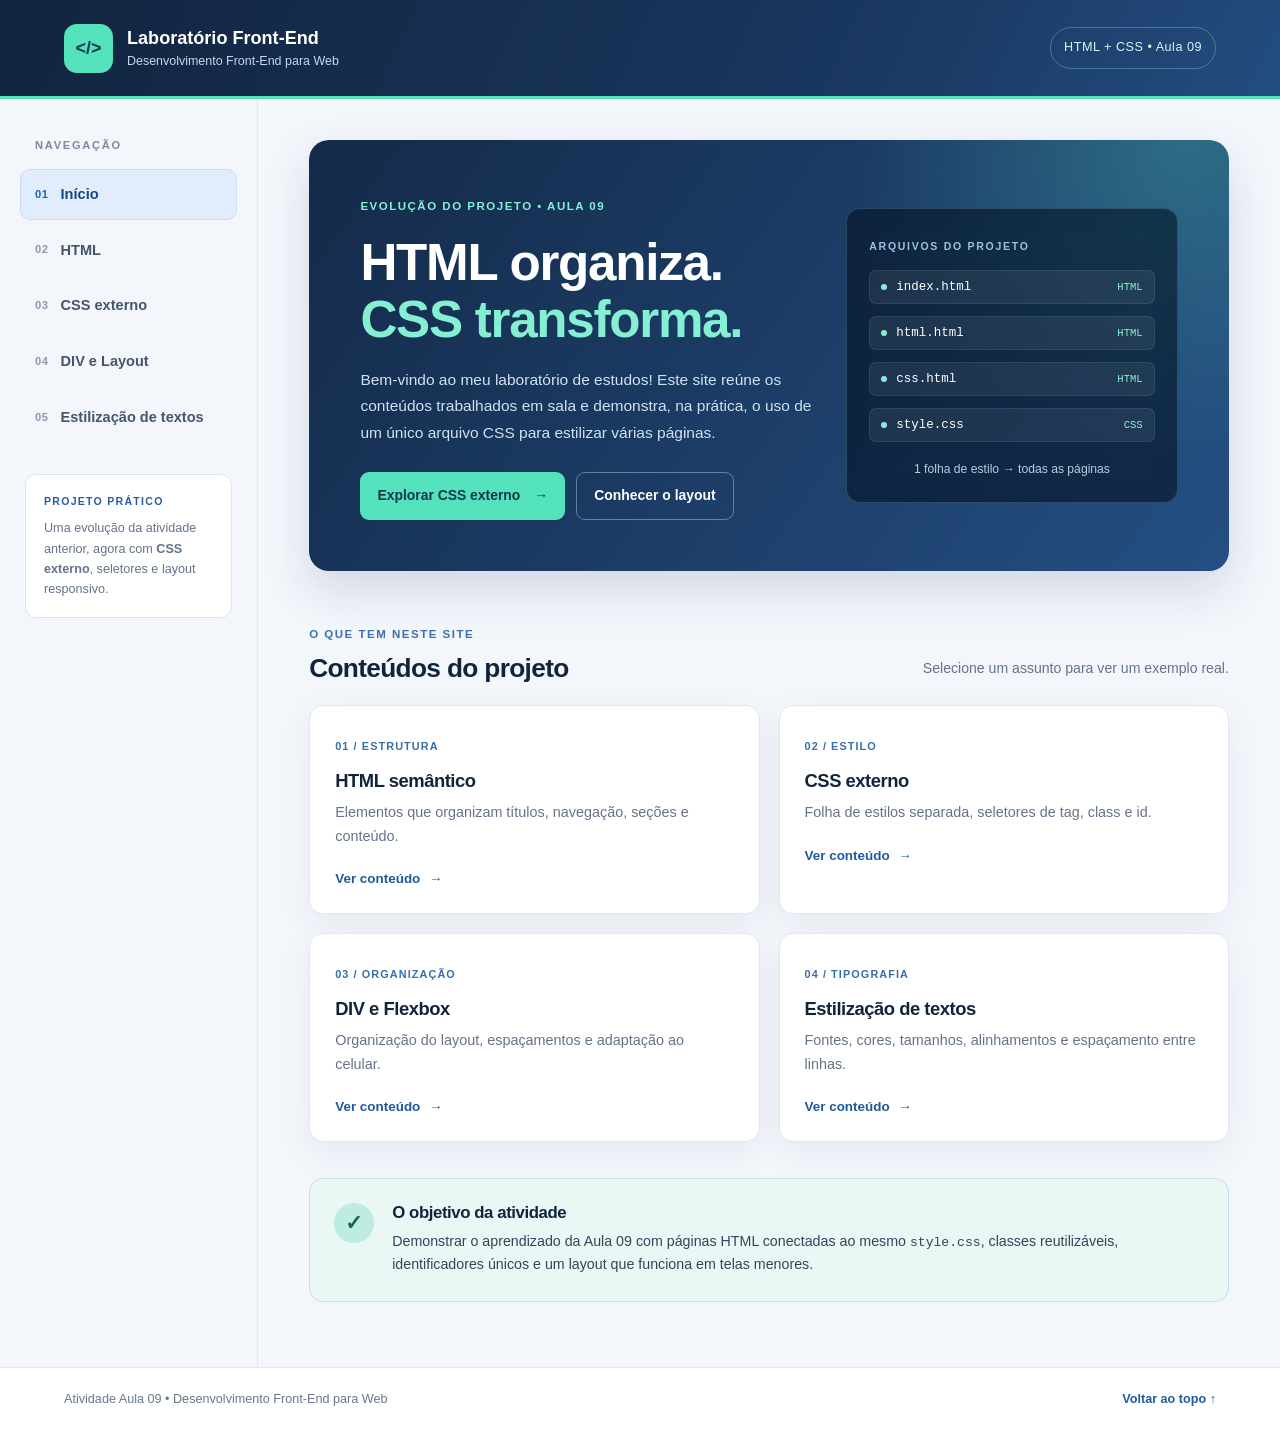
<file: index.html>
<!DOCTYPE html>
<html lang="pt-BR">

<head>
    <meta charset="UTF-8">
    <meta name="viewport" content="width=device-width, initial-scale=1.0">
    <meta name="description"
        content="Projeto acadêmico de Desenvolvimento Front-End para Web: HTML, CSS externo, class, id, layout e responsividade.">
    <title>Início | Laboratório Front-End</title>
    <link rel="stylesheet" href="style.css">
</head>

<body>
    <a class="pular-conteudo" href="#conteudo">Pular para o conteúdo principal</a>
    <div class="pagina">
        <header id="topo" class="cabecalho">
            <div class="cabecalho-interno">
                <a class="marca" href="index.html" aria-label="Laboratório Front-End: voltar ao início">
                    <span class="marca-icone" aria-hidden="true">&lt;/&gt;</span>
                    <span class="marca-texto"><strong>Laboratório Front-End</strong><small>Desenvolvimento Front-End
                            para Web</small></span>
                </a>
                <span class="cabecalho-selo">HTML + CSS • Aula 09</span>
            </div>
        </header>
        <div class="layout">
            <aside class="barra-lateral" aria-label="Navegação do site">
                <nav id="menu-principal" aria-label="Menu principal">
                    <p class="menu-titulo">NAVEGAÇÃO</p>
                    <ul class="menu-lista">
                        <li><a href="index.html" aria-current="page"><span
                                    class="menu-numero">01</span><span>Início</span></a></li>
                        <li><a href="html.html"><span class="menu-numero">02</span><span>HTML</span></a></li>
                        <li><a href="css.html"><span class="menu-numero">03</span><span>CSS externo</span></a></li>
                        <li><a href="div.html"><span class="menu-numero">04</span><span>DIV e Layout</span></a></li>
                        <li><a href="textos.html"><span class="menu-numero">05</span><span>Estilização de
                                    textos</span></a></li>
                    </ul>
                </nav>
                <div class="nota-lateral">
                    <span class="nota-lateral-marcador">PROJETO PRÁTICO</span>
                    <p>Uma evolução da atividade anterior, agora com <strong>CSS externo</strong>, seletores e layout
                        responsivo.</p>
                </div>
            </aside>
            <main id="conteudo" tabindex="-1">
                <section class="hero" aria-labelledby="titulo-inicio">
                    <div class="hero-conteudo">
                        <span class="sobretitulo">EVOLUÇÃO DO PROJETO • AULA 09</span>
                        <h1 id="titulo-inicio">HTML organiza.<br><span>CSS transforma.</span></h1>
                        <p>Bem-vindo ao meu laboratório de estudos! Este site reúne os conteúdos trabalhados em sala e
                            demonstra, na prática, o uso de um único arquivo CSS para estilizar várias páginas.</p>
                        <div class="acoes"><a class="botao botao-principal" href="css.html">Explorar CSS externo <span
                                    aria-hidden="true">→</span></a><a class="botao botao-secundario"
                                href="div.html">Conhecer o layout</a></div>
                    </div>
                    <div class="hero-painel" aria-label="Resumo dos conceitos aplicados">
                        <span class="painel-legenda">ARQUIVOS DO PROJETO</span>
                        <div class="arquivo"><span class="arquivo-ponto"></span> index.html <span>HTML</span></div>
                        <div class="arquivo"><span class="arquivo-ponto"></span> html.html <span>HTML</span></div>
                        <div class="arquivo"><span class="arquivo-ponto"></span> css.html <span>HTML</span></div>
                        <div class="arquivo"><span class="arquivo-ponto"></span> style.css <span>CSS</span></div>
                        <p class="painel-rodape">1 folha de estilo → todas as páginas</p>
                    </div>
                </section>
                <section class="secao" aria-labelledby="resumo-titulo">
                    <div class="secao-cabecalho">
                        <div><span class="etiqueta">O QUE TEM NESTE SITE</span>
                            <h2 id="resumo-titulo">Conteúdos do projeto</h2>
                        </div>
                        <p>Selecione um assunto para ver um exemplo real.</p>
                    </div>
                    <div class="grade-cartoes">
                        <article class="cartao"><span class="cartao-numero">01 / ESTRUTURA</span>
                            <h3><a href="html.html">HTML semântico</a></h3>
                            <p>Elementos que organizam títulos, navegação, seções e conteúdo.</p><a class="cartao-link"
                                href="html.html">Ver conteúdo <span aria-hidden="true">→</span></a>
                        </article>
                        <article class="cartao"><span class="cartao-numero">02 / ESTILO</span>
                            <h3><a href="css.html">CSS externo</a></h3>
                            <p>Folha de estilos separada, seletores de tag, class e id.</p><a class="cartao-link"
                                href="css.html">Ver conteúdo <span aria-hidden="true">→</span></a>
                        </article>
                        <article class="cartao"><span class="cartao-numero">03 / ORGANIZAÇÃO</span>
                            <h3><a href="div.html">DIV e Flexbox</a></h3>
                            <p>Organização do layout, espaçamentos e adaptação ao celular.</p><a class="cartao-link"
                                href="div.html">Ver conteúdo <span aria-hidden="true">→</span></a>
                        </article>
                        <article class="cartao"><span class="cartao-numero">04 / TIPOGRAFIA</span>
                            <h3><a href="textos.html">Estilização de textos</a></h3>
                            <p>Fontes, cores, tamanhos, alinhamentos e espaçamento entre linhas.</p><a
                                class="cartao-link" href="textos.html">Ver conteúdo <span
                                    aria-hidden="true">→</span></a>
                        </article>
                    </div>
                </section>
                <section class="faixa-info" aria-labelledby="objetivo-titulo">
                    <div class="icone-faixa" aria-hidden="true">✓</div>
                    <div>
                        <h2 id="objetivo-titulo">O objetivo da atividade</h2>
                        <p>Demonstrar o aprendizado da Aula 09 com páginas HTML conectadas ao mesmo
                            <code>style.css</code>, classes reutilizáveis, identificadores únicos e um layout que
                            funciona em telas menores.</p>
                    </div>
                </section>
            </main>
        </div>
        <footer class="rodape">
            <span>Atividade Aula 09 • Desenvolvimento Front-End para Web</span>
            <a href="#topo">Voltar ao topo ↑</a>
        </footer>
    </div>
</body>

</html>
</file>
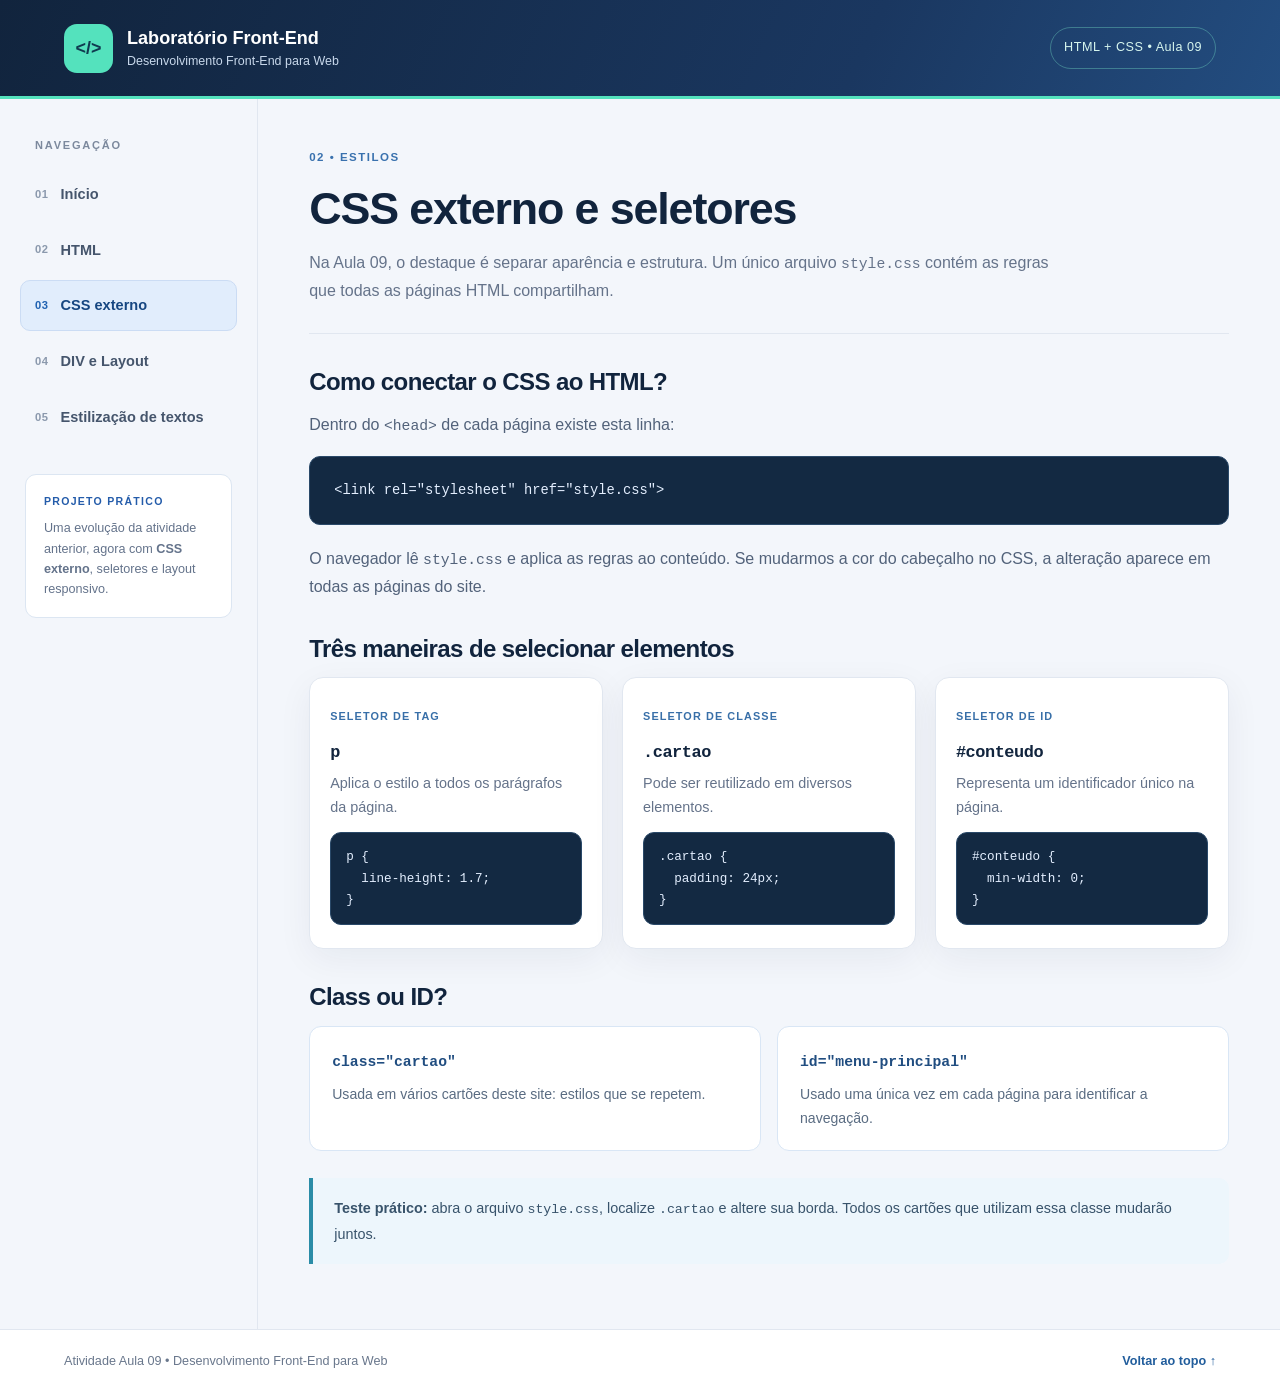
<file: css.html>
<!DOCTYPE html>
<html lang="pt-BR">

<head>
    <meta charset="UTF-8">
    <meta name="viewport" content="width=device-width, initial-scale=1.0">
    <meta name="description"
        content="Projeto acadêmico de Desenvolvimento Front-End para Web: HTML, CSS externo, class, id, layout e responsividade.">
    <title>CSS externo | Laboratório Front-End</title>
    <link rel="stylesheet" href="style.css">
</head>

<body>
    <a class="pular-conteudo" href="#conteudo">Pular para o conteúdo principal</a>
    <div class="pagina">
        <header id="topo" class="cabecalho">
            <div class="cabecalho-interno">
                <a class="marca" href="index.html" aria-label="Laboratório Front-End: voltar ao início">
                    <span class="marca-icone" aria-hidden="true">&lt;/&gt;</span>
                    <span class="marca-texto"><strong>Laboratório Front-End</strong><small>Desenvolvimento Front-End
                            para Web</small></span>
                </a>
                <span class="cabecalho-selo">HTML + CSS • Aula 09</span>
            </div>
        </header>
        <div class="layout">
            <aside class="barra-lateral" aria-label="Navegação do site">
                <nav id="menu-principal" aria-label="Menu principal">
                    <p class="menu-titulo">NAVEGAÇÃO</p>
                    <ul class="menu-lista">
                        <li><a href="index.html"><span class="menu-numero">01</span><span>Início</span></a></li>
                        <li><a href="html.html"><span class="menu-numero">02</span><span>HTML</span></a></li>
                        <li><a href="css.html" aria-current="page"><span class="menu-numero">03</span><span>CSS
                                    externo</span></a></li>
                        <li><a href="div.html"><span class="menu-numero">04</span><span>DIV e Layout</span></a></li>
                        <li><a href="textos.html"><span class="menu-numero">05</span><span>Estilização de
                                    textos</span></a></li>
                    </ul>
                </nav>
                <div class="nota-lateral">
                    <span class="nota-lateral-marcador">PROJETO PRÁTICO</span>
                    <p>Uma evolução da atividade anterior, agora com <strong>CSS externo</strong>, seletores e layout
                        responsivo.</p>
                </div>
            </aside>
            <main id="conteudo" tabindex="-1">
                <section class="intro-pagina"><span class="etiqueta">02 • ESTILOS</span>
                    <h1>CSS externo e seletores</h1>
                    <p>Na Aula 09, o destaque é separar aparência e estrutura. Um único arquivo <code>style.css</code>
                        contém as regras que todas as páginas HTML compartilham.</p>
                </section>
                <section class="secao secao-curta" aria-labelledby="externo-titulo">
                    <h2 id="externo-titulo">Como conectar o CSS ao HTML?</h2>
                    <p>Dentro do <code>&lt;head&gt;</code> de cada página existe esta linha:</p>
                    <pre class="bloco-codigo"><code>&lt;link rel="stylesheet" href="style.css"&gt;</code></pre>
                    <p>O navegador lê <code>style.css</code> e aplica as regras ao conteúdo. Se mudarmos a cor do
                        cabeçalho no CSS, a alteração aparece em todas as páginas do site.</p>
                </section>
                <section class="secao secao-curta" aria-labelledby="seletores-titulo">
                    <h2 id="seletores-titulo">Três maneiras de selecionar elementos</h2>
                    <div class="grade-cartoes grade-3">
                        <article class="cartao cartao-compacto"><span class="cartao-numero">SELETOR DE TAG</span>
                            <h3><code>p</code></h3>
                            <p>Aplica o estilo a todos os parágrafos da página.</p>
                            <pre class="mini-codigo"><code>p {
  line-height: 1.7;
}</code></pre>
                        </article>
                        <article class="cartao cartao-compacto"><span class="cartao-numero">SELETOR DE CLASSE</span>
                            <h3><code>.cartao</code></h3>
                            <p>Pode ser reutilizado em diversos elementos.</p>
                            <pre class="mini-codigo"><code>.cartao {
  padding: 24px;
}</code></pre>
                        </article>
                        <article class="cartao cartao-compacto"><span class="cartao-numero">SELETOR DE ID</span>
                            <h3><code>#conteudo</code></h3>
                            <p>Representa um identificador único na página.</p>
                            <pre class="mini-codigo"><code>#conteudo {
  min-width: 0;
}</code></pre>
                        </article>
                    </div>
                </section>
                <section class="secao secao-curta" aria-labelledby="comparacao-titulo">
                    <h2 id="comparacao-titulo">Class ou ID?</h2>
                    <div class="comparacao">
                        <div class="comparacao-item"><strong><code>class="cartao"</code></strong>
                            <p>Usada em vários cartões deste site: estilos que se repetem.</p>
                        </div>
                        <div class="comparacao-item"><strong><code>id="menu-principal"</code></strong>
                            <p>Usado uma única vez em cada página para identificar a navegação.</p>
                        </div>
                    </div>
                </section>
                <div class="aviso"><strong>Teste prático:</strong> abra o arquivo <code>style.css</code>, localize
                    <code>.cartao</code> e altere sua borda. Todos os cartões que utilizam essa classe mudarão juntos.
                </div>
            </main>
        </div>
        <footer class="rodape">
            <span>Atividade Aula 09 • Desenvolvimento Front-End para Web</span>
            <a href="#topo">Voltar ao topo ↑</a>
        </footer>
    </div>
</body>

</html>
</file>
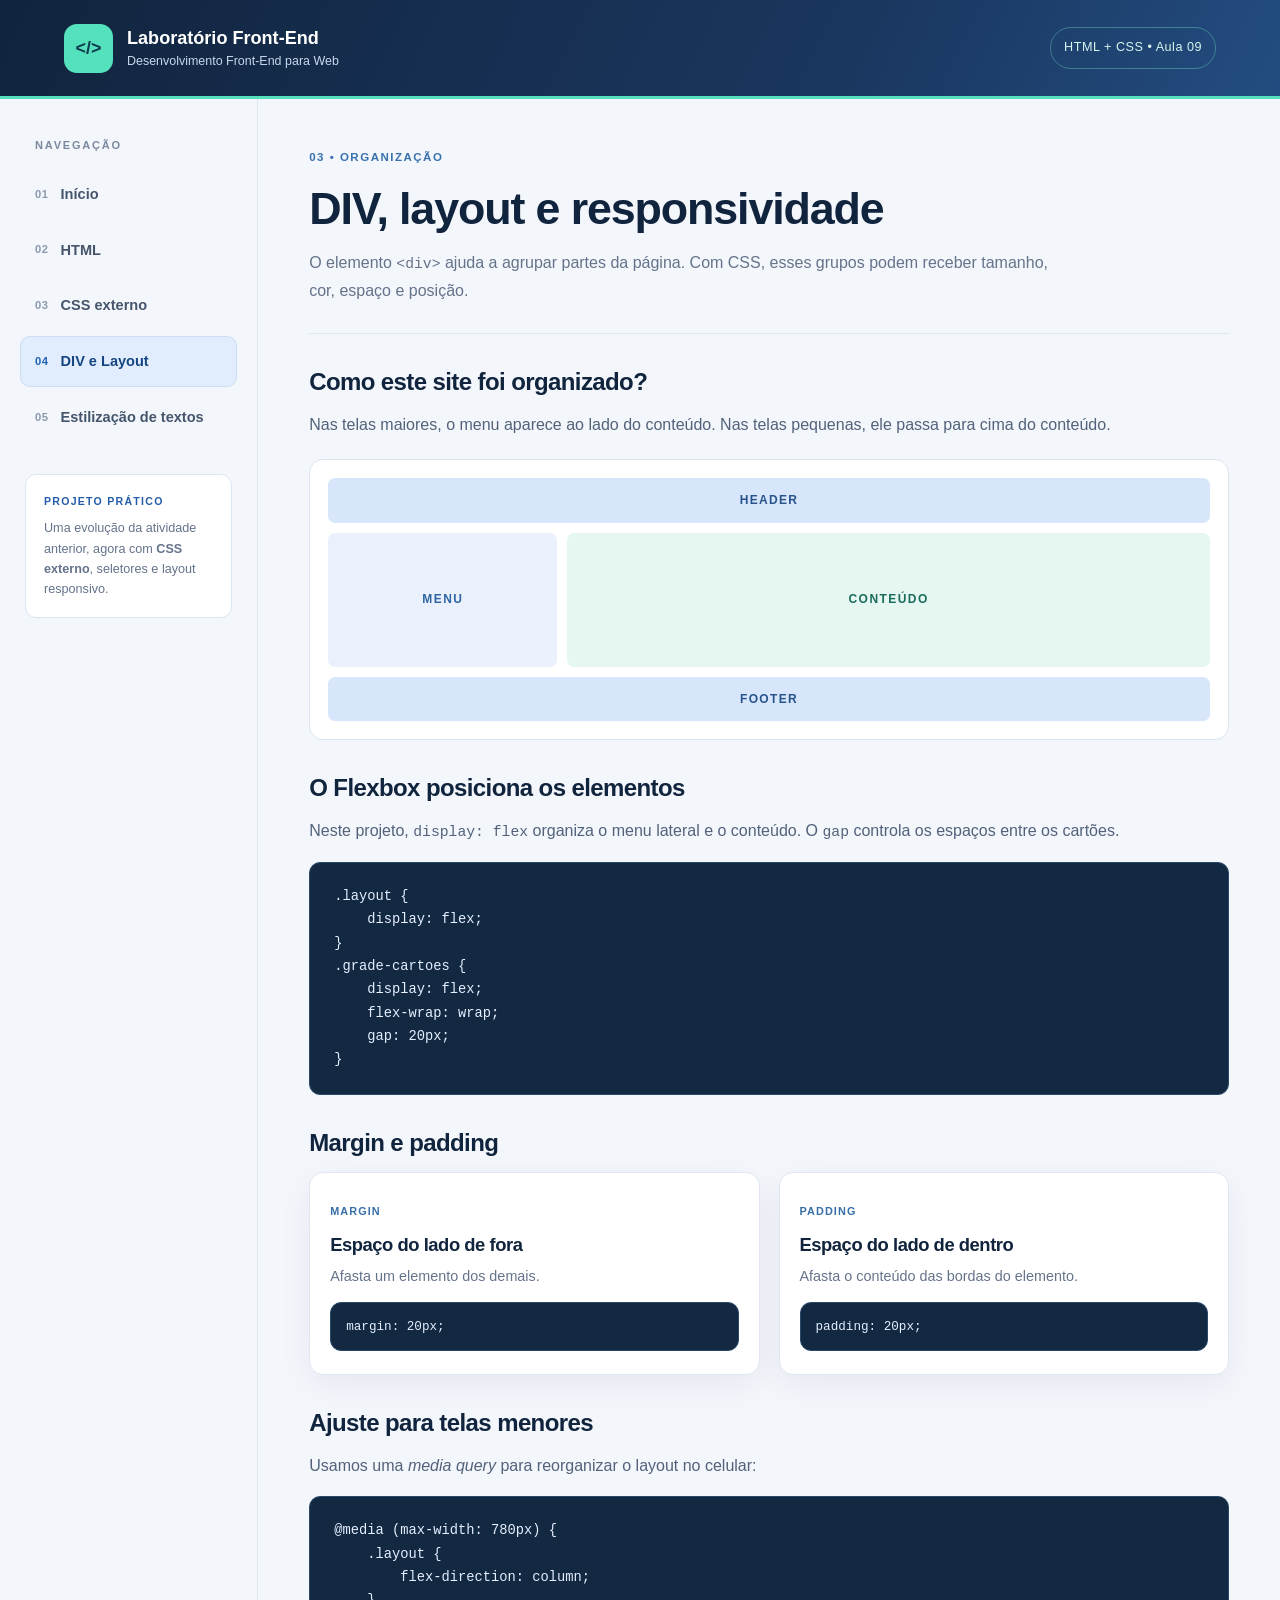
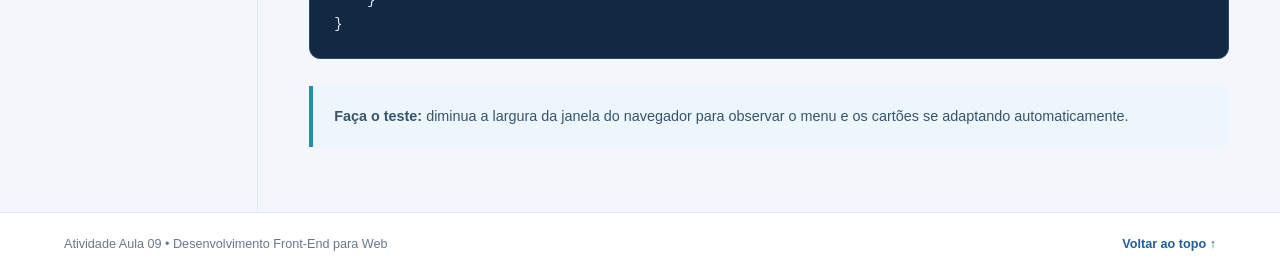
<file: div.html>
<!DOCTYPE html>
<html lang="pt-BR">

<head>
    <meta charset="UTF-8">
    <meta name="viewport" content="width=device-width, initial-scale=1.0">
    <meta name="description"
        content="Projeto acadêmico de Desenvolvimento Front-End para Web: HTML, CSS externo, class, id, layout e responsividade.">
    <title>DIV e Layout | Laboratório Front-End</title>
    <link rel="stylesheet" href="style.css">
</head>

<body>
    <a class="pular-conteudo" href="#conteudo">Pular para o conteúdo principal</a>
    <div class="pagina">
        <header id="topo" class="cabecalho">
            <div class="cabecalho-interno">
                <a class="marca" href="index.html" aria-label="Laboratório Front-End: voltar ao início">
                    <span class="marca-icone" aria-hidden="true">&lt;/&gt;</span>
                    <span class="marca-texto"><strong>Laboratório Front-End</strong><small>Desenvolvimento Front-End
                            para Web</small></span>
                </a>
                <span class="cabecalho-selo">HTML + CSS • Aula 09</span>
            </div>
        </header>
        <div class="layout">
            <aside class="barra-lateral" aria-label="Navegação do site">
                <nav id="menu-principal" aria-label="Menu principal">
                    <p class="menu-titulo">NAVEGAÇÃO</p>
                    <ul class="menu-lista">
                        <li><a href="index.html"><span class="menu-numero">01</span><span>Início</span></a></li>
                        <li><a href="html.html"><span class="menu-numero">02</span><span>HTML</span></a></li>
                        <li><a href="css.html"><span class="menu-numero">03</span><span>CSS externo</span></a></li>
                        <li><a href="div.html" aria-current="page"><span class="menu-numero">04</span><span>DIV e
                                    Layout</span></a></li>
                        <li><a href="textos.html"><span class="menu-numero">05</span><span>Estilização de
                                    textos</span></a></li>
                    </ul>
                </nav>
                <div class="nota-lateral">
                    <span class="nota-lateral-marcador">PROJETO PRÁTICO</span>
                    <p>Uma evolução da atividade anterior, agora com <strong>CSS externo</strong>, seletores e layout
                        responsivo.</p>
                </div>
            </aside>
            <main id="conteudo" tabindex="-1">
                <section class="intro-pagina"><span class="etiqueta">03 • ORGANIZAÇÃO</span>
                    <h1>DIV, layout e responsividade</h1>
                    <p>O elemento <code>&lt;div&gt;</code> ajuda a agrupar partes da página. Com CSS, esses grupos podem
                        receber tamanho, cor, espaço e posição.</p>
                </section>
                <section class="secao secao-curta" aria-labelledby="layout-titulo">
                    <h2 id="layout-titulo">Como este site foi organizado?</h2>
                    <p>Nas telas maiores, o menu aparece ao lado do conteúdo. Nas telas pequenas, ele passa para cima do
                        conteúdo.</p>
                    <div class="diagrama-layout" aria-label="Diagrama ilustrativo do layout">
                        <div class="diagrama-cabecalho">HEADER</div>
                        <div class="diagrama-corpo">
                            <div class="diagrama-menu">MENU</div>
                            <div class="diagrama-conteudo">CONTEÚDO</div>
                        </div>
                        <div class="diagrama-rodape">FOOTER</div>
                    </div>
                </section>
                <section class="secao secao-curta" aria-labelledby="flex-titulo">
                    <h2 id="flex-titulo">O Flexbox posiciona os elementos</h2>
                    <p>Neste projeto, <code>display: flex</code> organiza o menu lateral e o conteúdo. O
                        <code>gap</code> controla os espaços entre os cartões.</p>
                    <pre class="bloco-codigo"><code>.layout {
    display: flex;
}
.grade-cartoes {
    display: flex;
    flex-wrap: wrap;
    gap: 20px;
}</code></pre>
                </section>
                <section class="secao secao-curta" aria-labelledby="espacamento-titulo">
                    <h2 id="espacamento-titulo">Margin e padding</h2>
                    <div class="grade-cartoes grade-2">
                        <article class="cartao cartao-compacto"><span class="cartao-numero">MARGIN</span>
                            <h3>Espaço do lado de fora</h3>
                            <p>Afasta um elemento dos demais.</p>
                            <pre class="mini-codigo"><code>margin: 20px;</code></pre>
                        </article>
                        <article class="cartao cartao-compacto"><span class="cartao-numero">PADDING</span>
                            <h3>Espaço do lado de dentro</h3>
                            <p>Afasta o conteúdo das bordas do elemento.</p>
                            <pre class="mini-codigo"><code>padding: 20px;</code></pre>
                        </article>
                    </div>
                </section>
                <section class="secao secao-curta" aria-labelledby="responsivo-titulo">
                    <h2 id="responsivo-titulo">Ajuste para telas menores</h2>
                    <p>Usamos uma <em>media query</em> para reorganizar o layout no celular:</p>
                    <pre class="bloco-codigo"><code>@media (max-width: 780px) {
    .layout {
        flex-direction: column;
    }
}</code></pre>
                </section>
                <div class="aviso"><strong>Faça o teste:</strong> diminua a largura da janela do navegador para observar
                    o menu e os cartões se adaptando automaticamente.</div>
            </main>
        </div>
        <footer class="rodape">
            <span>Atividade Aula 09 • Desenvolvimento Front-End para Web</span>
            <a href="#topo">Voltar ao topo ↑</a>
        </footer>
    </div>
</body>

</html>
</file>
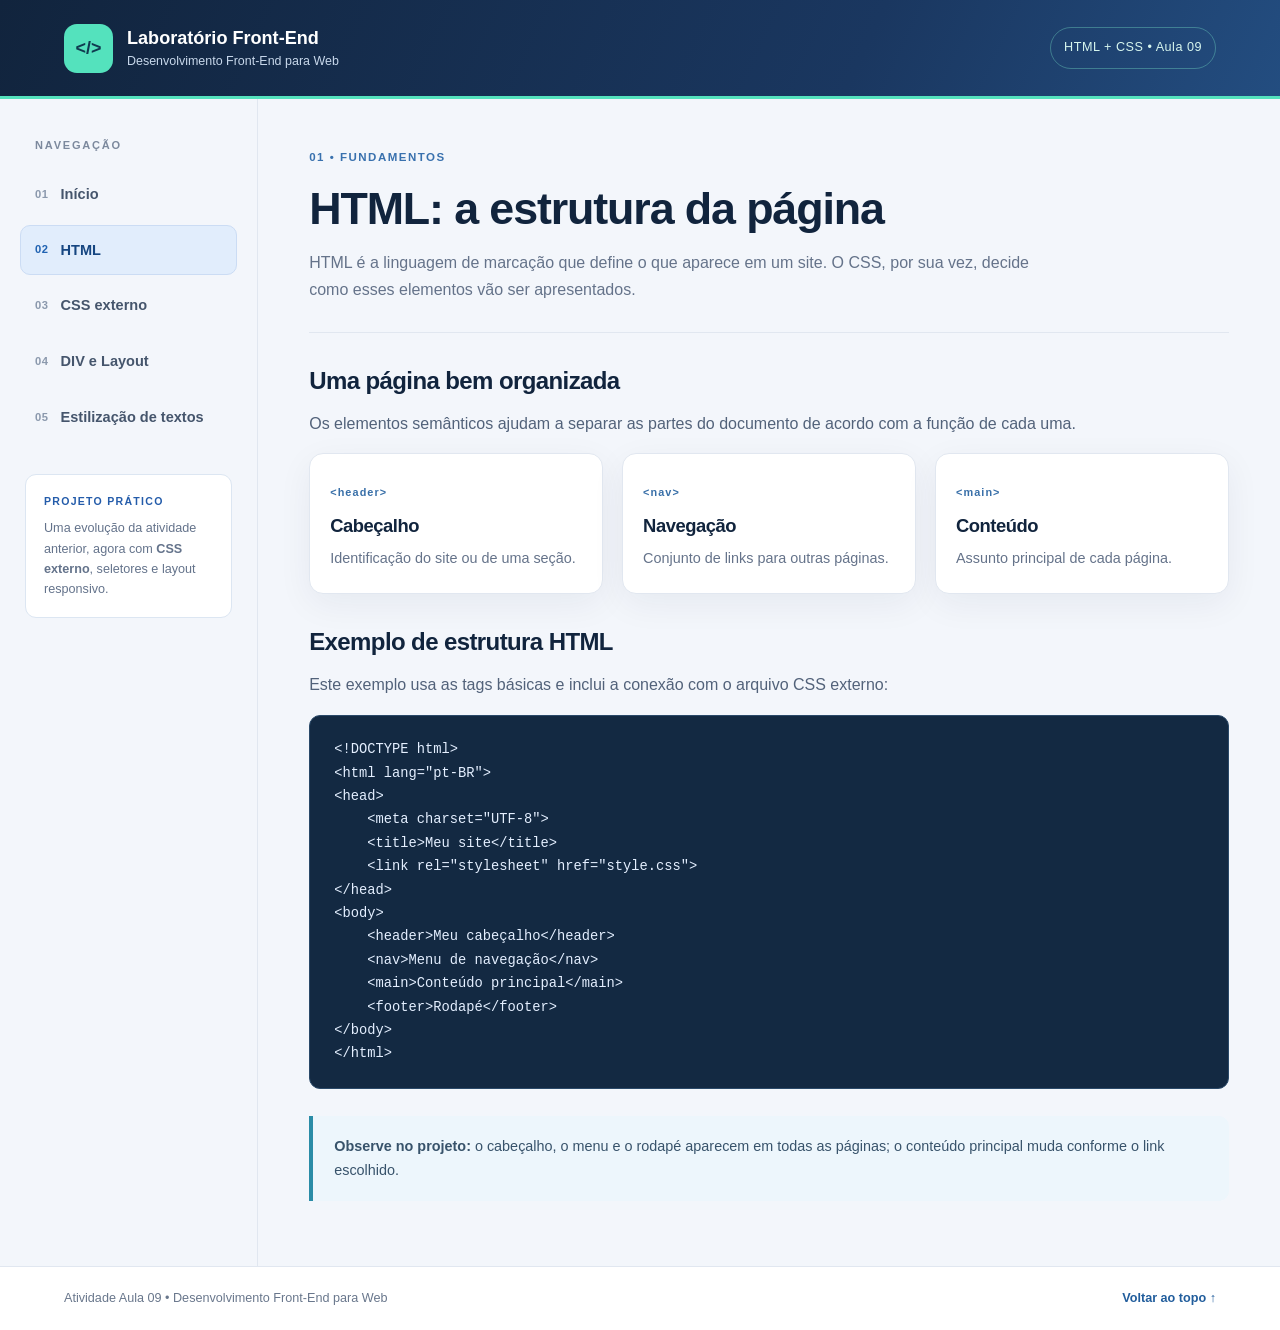
<file: html.html>
<!DOCTYPE html>
<html lang="pt-BR">

<head>
    <meta charset="UTF-8">
    <meta name="viewport" content="width=device-width, initial-scale=1.0">
    <meta name="description"
        content="Projeto acadêmico de Desenvolvimento Front-End para Web: HTML, CSS externo, class, id, layout e responsividade.">
    <title>HTML | Laboratório Front-End</title>
    <link rel="stylesheet" href="style.css">
</head>

<body>
    <a class="pular-conteudo" href="#conteudo">Pular para o conteúdo principal</a>
    <div class="pagina">
        <header id="topo" class="cabecalho">
            <div class="cabecalho-interno">
                <a class="marca" href="index.html" aria-label="Laboratório Front-End: voltar ao início">
                    <span class="marca-icone" aria-hidden="true">&lt;/&gt;</span>
                    <span class="marca-texto"><strong>Laboratório Front-End</strong><small>Desenvolvimento Front-End
                            para Web</small></span>
                </a>
                <span class="cabecalho-selo">HTML + CSS • Aula 09</span>
            </div>
        </header>
        <div class="layout">
            <aside class="barra-lateral" aria-label="Navegação do site">
                <nav id="menu-principal" aria-label="Menu principal">
                    <p class="menu-titulo">NAVEGAÇÃO</p>
                    <ul class="menu-lista">
                        <li><a href="index.html"><span class="menu-numero">01</span><span>Início</span></a></li>
                        <li><a href="html.html" aria-current="page"><span
                                    class="menu-numero">02</span><span>HTML</span></a></li>
                        <li><a href="css.html"><span class="menu-numero">03</span><span>CSS externo</span></a></li>
                        <li><a href="div.html"><span class="menu-numero">04</span><span>DIV e Layout</span></a></li>
                        <li><a href="textos.html"><span class="menu-numero">05</span><span>Estilização de
                                    textos</span></a></li>
                    </ul>
                </nav>
                <div class="nota-lateral">
                    <span class="nota-lateral-marcador">PROJETO PRÁTICO</span>
                    <p>Uma evolução da atividade anterior, agora com <strong>CSS externo</strong>, seletores e layout
                        responsivo.</p>
                </div>
            </aside>
            <main id="conteudo" tabindex="-1">
                <section class="intro-pagina"><span class="etiqueta">01 • FUNDAMENTOS</span>
                    <h1>HTML: a estrutura da página</h1>
                    <p>HTML é a linguagem de marcação que define o que aparece em um site. O CSS, por sua vez, decide
                        como esses elementos vão ser apresentados.</p>
                </section>
                <section class="secao secao-curta" aria-labelledby="semantica-titulo">
                    <h2 id="semantica-titulo">Uma página bem organizada</h2>
                    <p>Os elementos semânticos ajudam a separar as partes do documento de acordo com a função de cada
                        uma.</p>
                    <div class="grade-cartoes grade-3">
                        <article class="cartao cartao-compacto"><span class="cartao-numero">&lt;header&gt;</span>
                            <h3>Cabeçalho</h3>
                            <p>Identificação do site ou de uma seção.</p>
                        </article>
                        <article class="cartao cartao-compacto"><span class="cartao-numero">&lt;nav&gt;</span>
                            <h3>Navegação</h3>
                            <p>Conjunto de links para outras páginas.</p>
                        </article>
                        <article class="cartao cartao-compacto"><span class="cartao-numero">&lt;main&gt;</span>
                            <h3>Conteúdo</h3>
                            <p>Assunto principal de cada página.</p>
                        </article>
                    </div>
                </section>
                <section class="secao secao-curta" aria-labelledby="estrutura-titulo">
                    <h2 id="estrutura-titulo">Exemplo de estrutura HTML</h2>
                    <p>Este exemplo usa as tags básicas e inclui a conexão com o arquivo CSS externo:</p>
                    <pre class="bloco-codigo"><code>&lt;!DOCTYPE html&gt;
&lt;html lang="pt-BR"&gt;
&lt;head&gt;
    &lt;meta charset="UTF-8"&gt;
    &lt;title&gt;Meu site&lt;/title&gt;
    &lt;link rel="stylesheet" href="style.css"&gt;
&lt;/head&gt;
&lt;body&gt;
    &lt;header&gt;Meu cabeçalho&lt;/header&gt;
    &lt;nav&gt;Menu de navegação&lt;/nav&gt;
    &lt;main&gt;Conteúdo principal&lt;/main&gt;
    &lt;footer&gt;Rodapé&lt;/footer&gt;
&lt;/body&gt;
&lt;/html&gt;</code></pre>
                </section>
                <div class="aviso"><strong>Observe no projeto:</strong> o cabeçalho, o menu e o rodapé aparecem em todas
                    as páginas; o conteúdo principal muda conforme o link escolhido.</div>
            </main>
        </div>
        <footer class="rodape">
            <span>Atividade Aula 09 • Desenvolvimento Front-End para Web</span>
            <a href="#topo">Voltar ao topo ↑</a>
        </footer>
    </div>
</body>

</html>
</file>
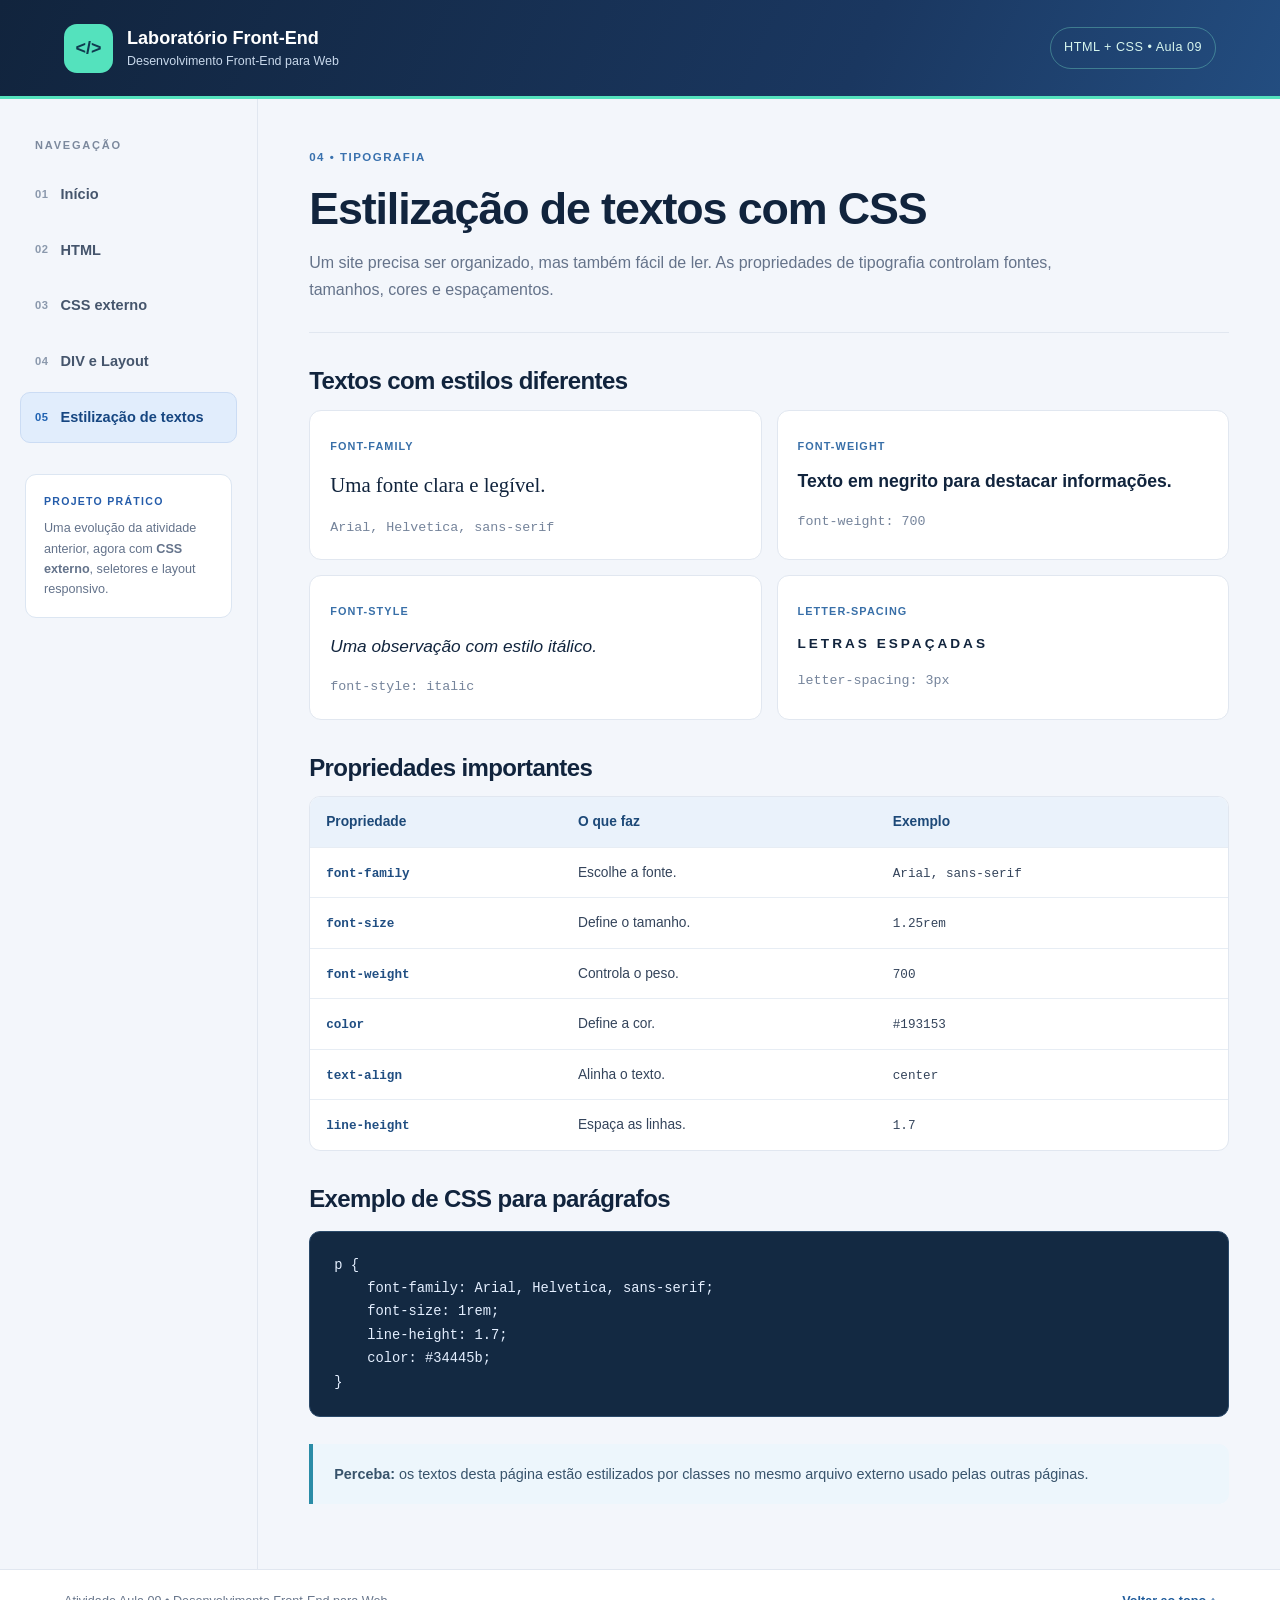
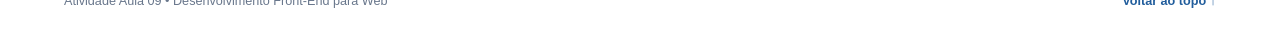
<file: textos.html>
<!DOCTYPE html>
<html lang="pt-BR">

<head>
    <meta charset="UTF-8">
    <meta name="viewport" content="width=device-width, initial-scale=1.0">
    <meta name="description"
        content="Projeto acadêmico de Desenvolvimento Front-End para Web: HTML, CSS externo, class, id, layout e responsividade.">
    <title>Estilização de textos | Laboratório Front-End</title>
    <link rel="stylesheet" href="style.css">
</head>

<body>
    <a class="pular-conteudo" href="#conteudo">Pular para o conteúdo principal</a>
    <div class="pagina">
        <header id="topo" class="cabecalho">
            <div class="cabecalho-interno">
                <a class="marca" href="index.html" aria-label="Laboratório Front-End: voltar ao início">
                    <span class="marca-icone" aria-hidden="true">&lt;/&gt;</span>
                    <span class="marca-texto"><strong>Laboratório Front-End</strong><small>Desenvolvimento Front-End
                            para Web</small></span>
                </a>
                <span class="cabecalho-selo">HTML + CSS • Aula 09</span>
            </div>
        </header>
        <div class="layout">
            <aside class="barra-lateral" aria-label="Navegação do site">
                <nav id="menu-principal" aria-label="Menu principal">
                    <p class="menu-titulo">NAVEGAÇÃO</p>
                    <ul class="menu-lista">
                        <li><a href="index.html"><span class="menu-numero">01</span><span>Início</span></a></li>
                        <li><a href="html.html"><span class="menu-numero">02</span><span>HTML</span></a></li>
                        <li><a href="css.html"><span class="menu-numero">03</span><span>CSS externo</span></a></li>
                        <li><a href="div.html"><span class="menu-numero">04</span><span>DIV e Layout</span></a></li>
                        <li><a href="textos.html" aria-current="page"><span
                                    class="menu-numero">05</span><span>Estilização de textos</span></a></li>
                    </ul>
                </nav>
                <div class="nota-lateral">
                    <span class="nota-lateral-marcador">PROJETO PRÁTICO</span>
                    <p>Uma evolução da atividade anterior, agora com <strong>CSS externo</strong>, seletores e layout
                        responsivo.</p>
                </div>
            </aside>
            <main id="conteudo" tabindex="-1">
                <section class="intro-pagina"><span class="etiqueta">04 • TIPOGRAFIA</span>
                    <h1>Estilização de textos com CSS</h1>
                    <p>Um site precisa ser organizado, mas também fácil de ler. As propriedades de tipografia controlam
                        fontes, tamanhos, cores e espaçamentos.</p>
                </section>
                <section class="secao secao-curta" aria-labelledby="amostras-titulo">
                    <h2 id="amostras-titulo">Textos com estilos diferentes</h2>
                    <div class="amostras">
                        <div class="amostra"><span class="cartao-numero">FONT-FAMILY</span>
                            <p class="amostra-fonte">Uma fonte clara e legível.</p><small>Arial, Helvetica,
                                sans-serif</small>
                        </div>
                        <div class="amostra"><span class="cartao-numero">FONT-WEIGHT</span>
                            <p class="amostra-peso">Texto em negrito para destacar informações.</p><small>font-weight:
                                700</small>
                        </div>
                        <div class="amostra"><span class="cartao-numero">FONT-STYLE</span>
                            <p class="amostra-italico">Uma observação com estilo itálico.</p><small>font-style:
                                italic</small>
                        </div>
                        <div class="amostra"><span class="cartao-numero">LETTER-SPACING</span>
                            <p class="amostra-espacamento">LETRAS ESPAÇADAS</p><small>letter-spacing: 3px</small>
                        </div>
                    </div>
                </section>
                <section class="secao secao-curta" aria-labelledby="props-titulo">
                    <h2 id="props-titulo">Propriedades importantes</h2>
                    <div class="tabela-rolagem">
                        <table>
                            <thead>
                                <tr>
                                    <th scope="col">Propriedade</th>
                                    <th scope="col">O que faz</th>
                                    <th scope="col">Exemplo</th>
                                </tr>
                            </thead>
                            <tbody>
                                <tr>
                                    <th scope="row"><code>font-family</code></th>
                                    <td>Escolhe a fonte.</td>
                                    <td><code>Arial, sans-serif</code></td>
                                </tr>
                                <tr>
                                    <th scope="row"><code>font-size</code></th>
                                    <td>Define o tamanho.</td>
                                    <td><code>1.25rem</code></td>
                                </tr>
                                <tr>
                                    <th scope="row"><code>font-weight</code></th>
                                    <td>Controla o peso.</td>
                                    <td><code>700</code></td>
                                </tr>
                                <tr>
                                    <th scope="row"><code>color</code></th>
                                    <td>Define a cor.</td>
                                    <td><code>#193153</code></td>
                                </tr>
                                <tr>
                                    <th scope="row"><code>text-align</code></th>
                                    <td>Alinha o texto.</td>
                                    <td><code>center</code></td>
                                </tr>
                                <tr>
                                    <th scope="row"><code>line-height</code></th>
                                    <td>Espaça as linhas.</td>
                                    <td><code>1.7</code></td>
                                </tr>
                            </tbody>
                        </table>
                    </div>
                </section>
                <section class="secao secao-curta" aria-labelledby="codigo-titulo">
                    <h2 id="codigo-titulo">Exemplo de CSS para parágrafos</h2>
                    <pre class="bloco-codigo"><code>p {
    font-family: Arial, Helvetica, sans-serif;
    font-size: 1rem;
    line-height: 1.7;
    color: #34445b;
}</code></pre>
                </section>
                <div class="aviso"><strong>Perceba:</strong> os textos desta página estão estilizados por classes no
                    mesmo arquivo externo usado pelas outras páginas.</div>
            </main>
        </div>
        <footer class="rodape">
            <span>Atividade Aula 09 • Desenvolvimento Front-End para Web</span>
            <a href="#topo">Voltar ao topo ↑</a>
        </footer>
    </div>
</body>

</html>
</file>
<file: style.css>
/* =======================================================
   ATIVIDADE AULA 09 - DESENVOLVIMENTO FRONT-END PARA WEB
   CSS EXTERNO: um único arquivo estiliza 5 páginas HTML.
   Exemplos de seletores: tag, .class e #id.
   ======================================================= */

/* Variáveis de cores: ajudam a manter o visual consistente. */
:root {
    --marinho: #11243d;
    --azul: #245caa;
    --azul-claro: #e8f0ff;
    --turquesa: #54e2bd;
    --texto: #34445b;
    --muted: #65738a;
    --fundo: #f3f6fb;
    --borda: #e1e7f0;
    --branco: #ffffff;
    --sombra: 0 10px 35px rgba(20, 39, 70, 0.06);
}

/* Seletor universal: aplica o mesmo cálculo de largura a todos. */
* { box-sizing: border-box; }
html { scroll-behavior: smooth; }
body {
    margin: 0;
    font-family: Arial, Helvetica, sans-serif;
    color: var(--texto);
    background-color: var(--fundo);
    line-height: 1.7;
}
a { color: inherit; }
a:focus-visible { outline: 3px solid #0b76d1; outline-offset: 4px; }
p { margin: 0 0 16px; }
h1, h2, h3 { line-height: 1.2; letter-spacing: -0.025em; }
h1, h2, h3 { color: var(--marinho); }
code, pre { font-family: Consolas, 'Courier New', monospace; }
code { font-size: 0.92em; }

/* Classes reutilizáveis: os mesmos estilos em várias páginas. */
.pagina { min-height: 100vh; display: flex; flex-direction: column; }
.pular-conteudo {
    position: absolute;
    z-index: 30;
    left: 12px;
    top: -65px;
    padding: 10px 14px;
    color: var(--marinho);
    background: white;
    border-radius: 6px;
}
.pular-conteudo:focus { top: 12px; }
.cabecalho {
    color: white;
    background-color: var(--marinho);
    background-image: linear-gradient(115deg, #11243d 0%, #1a3760 67%, #234d80 100%);
    border-bottom: 3px solid var(--turquesa);
}
.cabecalho-interno {
    min-height: 96px;
    max-width: 1500px;
    padding: 20px 5%;
    margin: 0 auto;
    display: flex;
    align-items: center;
    justify-content: space-between;
    gap: 20px;
}
.marca { display: flex; align-items: center; gap: 14px; color: #fff; text-decoration: none; }
.marca-icone {
    width: 49px;
    height: 49px;
    display: grid;
    place-items: center;
    border-radius: 13px;
    background: var(--turquesa);
    color: #103b50;
    font-size: 1.12rem;
    font-weight: 800;
}
.marca-texto { display: flex; flex-direction: column; line-height: 1.3; }
.marca-texto strong { font-size: 1.13rem; color: #fff; }
.marca-texto small { margin-top: 3px; font-size: .78rem; color: #c8d8eb; }
.cabecalho-selo {
    font-size: .79rem;
    letter-spacing: .04em;
    color: #d7f6ee;
    border: 1px solid rgba(124, 235, 203, .35);
    border-radius: 50px;
    padding: 9px 13px;
}
.layout { display: flex; flex: 1; width: min(100%, 1500px); margin: 0 auto; }
.barra-lateral { flex: 0 0 258px; padding: 37px 20px; border-right: 1px solid var(--borda); }
.menu-titulo { font-size: .69rem; letter-spacing: .16em; font-weight: 800; color: #7c899d; margin: 0 0 14px 15px; }
.menu-lista { list-style: none; padding: 0; margin: 0; }
.menu-lista li + li { margin-top: 5px; }
.menu-lista a {
    display: flex;
    gap: 12px;
    align-items: center;
    padding: 12px 14px;
    border: 1px solid transparent;
    border-radius: 10px;
    color: #45556c;
    text-decoration: none;
    font-size: .91rem;
    font-weight: 600;
    transition: background-color .15s ease, color .15s ease;
}
.menu-numero { color: #8b99ad; font-size: .7rem; font-weight: 800; letter-spacing: .05em; }
.menu-lista a:hover { background: #e9f1fc; color: #1c4f92; }
.menu-lista a[aria-current="page"] {
    background: #e1edfc;
    color: #164681;
    border-color: #cbdcf4;
}
.menu-lista a[aria-current="page"] .menu-numero { color: #2163b2; }
.nota-lateral { margin: 31px 5px 0; padding: 18px; border-radius: 11px; border: 1px solid #dce6f2; background: #fff; }
.nota-lateral-marcador { display: block; color: var(--azul); font-size: .66rem; letter-spacing: .12em; font-weight: 800; margin-bottom: 8px; }
.nota-lateral p { margin: 0; font-size: .79rem; line-height: 1.6; color: #64738b; }

/* ID: cada identificador aparece uma vez por página. */
#conteudo { flex: 1; min-width: 0; padding: 41px clamp(22px, 4vw, 64px) 65px; }
#menu-principal { width: 100%; }

/* Hero: o background usa gradientes CSS (sem imagem externa). */
.hero {
    display: flex;
    align-items: center;
    gap: 32px;
    padding: clamp(29px, 4vw, 53px);
    border-radius: 20px;
    background-color: #18375f;
    background-image: radial-gradient(circle at 95% 0%, rgba(84, 226, 189, .25) 0, transparent 33%),
                      linear-gradient(125deg, #142a49, #244f83);
    box-shadow: 0 20px 45px rgba(26, 57, 104, .15);
    overflow: hidden;
}
.hero-conteudo { flex: 1 1 53%; min-width: 0; }
.sobretitulo, .etiqueta { color: #3971ae; font-size: .72rem; letter-spacing: .13em; font-weight: 800; }
.hero .sobretitulo { color: #83efd3; }
.hero h1 { color: #fff; margin: 17px 0 18px; font-size: clamp(2.15rem, 4vw, 3.5rem); line-height: 1.11; }
.hero h1 span { color: #84efd2; }
.hero p { max-width: 535px; color: #d2e1f2; font-size: .97rem; }
.acoes { display: flex; flex-wrap: wrap; gap: 11px; margin-top: 26px; }
.botao { display: inline-flex; gap: 14px; align-items: center; justify-content: center; border-radius: 9px; padding: 11px 17px; text-decoration: none; font-size: .87rem; font-weight: 700; }
.botao-principal { background: var(--turquesa); color: #12374b; }
.botao-principal:hover { background: #8af5d7; }
.botao-secundario { border: 1px solid rgba(212, 233, 252, .4); color: white; }
.botao-secundario:hover { background: rgba(255,255,255,.1); }
.hero-painel { flex: 1 1 38%; min-width: 215px; background: rgba(5, 18, 34, .57); border: 1px solid rgba(179, 224, 244, .18); border-radius: 14px; padding: 22px; color: white; box-shadow: inset 0 0 35px rgba(0,0,0,.05); }
.painel-legenda { font-size: .66rem; letter-spacing: .16em; color: #9dc2db; font-weight: 800; }
.arquivo { display: flex; align-items: center; gap: 9px; margin-top: 12px; padding: 9px 11px; background: rgba(255,255,255,.07); border: 1px solid rgba(255,255,255,.08); border-radius: 7px; font: .78rem Consolas, 'Courier New', monospace; }
.arquivo span:last-child { margin-left: auto; color: #89efd4; font-size: .66rem; }
.arquivo-ponto { width: 6px; height: 6px; background: #85efd5; border-radius: 50%; }
.hero-painel .painel-rodape { margin: 17px 0 0; font-size: .76rem; color: #b8ccdf; text-align: center; }

.secao { margin-top: 48px; }
.secao-curta { margin-top: 34px; }
.secao-cabecalho { display: flex; justify-content: space-between; align-items: end; gap: 14px; margin-bottom: 20px; }
.secao-cabecalho h2 { margin: 7px 0 0; font-size: 1.64rem; }
.secao-cabecalho > p { margin: 0 0 4px; font-size: .88rem; color: var(--muted); }
.secao > h2 { font-size: 1.5rem; margin: 0 0 14px; }
.secao > p { color: #52627a; }
.grade-cartoes { display: flex; flex-wrap: wrap; gap: 19px; }
.cartao { flex: 1 1 calc(50% - 19px); min-width: 230px; padding: 25px 25px 21px; border-radius: 14px; border: 1px solid var(--borda); background: var(--branco); box-shadow: var(--sombra); }
.cartao-numero { color: #386fa8; font-size: .68rem; font-weight: 800; letter-spacing: .1em; }
.cartao h3 { font-size: 1.15rem; margin: 12px 0 9px; }
.cartao h3 a { text-decoration: none; }
.cartao h3 a:hover { color: var(--azul); }
.cartao p { font-size: .9rem; color: var(--muted); line-height: 1.65; }
.cartao-link { color: #1e5a9d; font-size: .84rem; font-weight: 800; text-decoration: none; }
.cartao-link:hover { text-decoration: underline; }
.cartao-link span { margin-left: 5px; }
.grade-3 .cartao { flex-basis: calc(33.333% - 19px); min-width: 198px; }
.grade-2 .cartao { flex-basis: calc(50% - 19px); }
.cartao-compacto { padding: 23px 20px; }
.cartao-compacto h3 { margin-top: 11px; }
.cartao-compacto p { margin-bottom: 0; }
.faixa-info { display: flex; gap: 18px; align-items: flex-start; margin-top: 36px; padding: 24px; border: 1px solid #c8dfe9; border-radius: 14px; background: #e9f7f5; }
.icone-faixa { flex: 0 0 40px; display: grid; place-items: center; height: 40px; font-size: 1.3rem; font-weight: 800; background: #beece1; color: #176451; border-radius: 50%; }
.faixa-info h2 { margin: 0 0 7px; font-size: 1.05rem; }
.faixa-info p { margin: 0; font-size: .89rem; line-height: 1.65; }
.intro-pagina { border-bottom: 1px solid var(--borda); padding: 2px 0 29px; }
.intro-pagina h1 { font-size: clamp(1.95rem, 3.6vw, 2.8rem); margin: 13px 0; }
.intro-pagina > p { max-width: 760px; font-size: 1rem; color: var(--muted); margin: 0; }
.bloco-codigo, .mini-codigo { overflow-x: auto; background: #132942; color: #e4efff; border: 1px solid #2a4969; border-radius: 11px; line-height: 1.7; }
.bloco-codigo { margin: 17px 0 20px; padding: 22px 24px; font-size: .86rem; }
.mini-codigo { font-size: .79rem; margin: 13px 0 0; padding: 13px 15px; }
.bloco-codigo code, .mini-codigo code { font-size: inherit; }
.aviso { padding: 18px 21px; margin-top: 27px; border-left: 4px solid #2a8ca7; background: #edf6fc; border-radius: 0 10px 10px 0; color: #38536b; font-size: .9rem; }
.comparacao { display: flex; gap: 16px; }
.comparacao-item { flex: 1; border: 1px solid #d9e6f5; border-radius: 12px; padding: 20px 22px; background: #fff; }
.comparacao-item strong { color: #204d80; }
.comparacao-item p { margin: 8px 0 0; font-size: .88rem; color: #5a6c82; }

/* Layout ilustrativo da página 'DIV e Layout'. */
.diagrama-layout { padding: 18px; margin: 21px 0; border: 1px solid #dbe6f1; background: white; border-radius: 14px; }
.diagrama-cabecalho, .diagrama-rodape { padding: 12px; background: #d8e6fb; color: #27548b; border-radius: 7px; text-align: center; font-weight: 800; letter-spacing: .11em; font-size: .75rem; }
.diagrama-corpo { display: flex; gap: 10px; min-height: 154px; padding: 10px 0; }
.diagrama-menu, .diagrama-conteudo { display: grid; place-items: center; border-radius: 7px; font-weight: 800; letter-spacing: .12em; font-size: .75rem; }
.diagrama-menu { background: #eaf1fc; color: #2d66a2; flex: 0 0 26%; }
.diagrama-conteudo { background: #e6f7f2; color: #196d5c; flex: 1; }

/* Demonstrações de fontes - aula 08 reaproveitada na aula 09. */
.amostras { display: flex; flex-wrap: wrap; gap: 15px; }
.amostra { background: white; border: 1px solid var(--borda); border-radius: 12px; padding: 20px; flex: 1 1 calc(50% - 15px); min-width: 225px; }
.amostra p { margin: 9px 0; color: var(--marinho); }
.amostra small { font-family: Consolas, 'Courier New', monospace; color: #75849b; }
.amostra-fonte { font-family: Georgia, 'Times New Roman', serif; font-size: 1.3rem; }
.amostra-peso { font-weight: 700; font-size: 1.1rem; }
.amostra-italico { font-style: italic; font-size: 1.08rem; }
.amostra-espacamento { letter-spacing: 3px; font-size: .85rem; font-weight: 700; }
.tabela-rolagem { overflow-x: auto; border: 1px solid var(--borda); border-radius: 11px; background: white; }
table { width: 100%; border-collapse: collapse; text-align: left; }
th, td { border-bottom: 1px solid #e7edf4; padding: 13px 16px; font-size: .86rem; }
thead { background: #eaf2fb; color: #1d4978; }
tbody tr:last-child th, tbody tr:last-child td { border-bottom: 0; }
tbody th { color: #204e82; }

.rodape { display: flex; flex-wrap: wrap; justify-content: space-between; gap: 14px; align-items: center; border-top: 1px solid var(--borda); padding: 21px 5%; background: white; color: #69778c; font-size: .79rem; }
.rodape a { color: #215d9c; font-weight: 700; text-decoration: none; }
.rodape a:hover { text-decoration: underline; }

/* Media queries: adaptação da tela para tablet e celular. */
@media (max-width: 1120px) {
    .barra-lateral { flex-basis: 225px; padding: 25px 12px; }
    #conteudo { padding: 29px 25px 52px; }
    .hero { flex-wrap: wrap; }
    .hero-painel { flex-basis: 100%; }
}
@media (max-width: 780px) {
    .cabecalho-interno { min-height: 79px; }
    .cabecalho-selo { display: none; }
    .layout { flex-direction: column; }
    .barra-lateral { flex-basis: auto; width: 100%; border-right: 0; border-bottom: 1px solid var(--borda); padding: 15px 20px; }
    .menu-titulo, .nota-lateral { display: none; }
    .menu-lista { display: flex; flex-wrap: wrap; gap: 7px; }
    .menu-lista li + li { margin-top: 0; }
    .menu-lista a { padding: 8px 11px; font-size: .84rem; }
    .menu-numero { display: none; }
    #conteudo { padding: 23px 18px 44px; }
    .secao { margin-top: 34px; }
    .secao-cabecalho { align-items: start; flex-direction: column; }
    .comparacao { flex-direction: column; }
}
@media (max-width: 510px) {
    .cabecalho-interno { padding: 15px 18px; }
    .marca-icone { width: 42px; height: 42px; font-size: .95rem; }
    .marca-texto strong { font-size: .95rem; }
    .marca-texto small { font-size: .67rem; }
    .hero { padding: 25px 22px; }
    .hero h1 { font-size: 2.12rem; }
    .hero-painel { min-width: 0; padding: 15px; }
    .grade-cartoes { gap: 12px; }
    .cartao, .grade-3 .cartao, .grade-2 .cartao { flex-basis: 100%; min-width: 0; }
    .diagrama-corpo { flex-direction: column; }
    .diagrama-menu { flex-basis: auto; min-height: 48px; }
    .diagrama-conteudo { min-height: 100px; }
    .faixa-info { padding: 18px; }
}
@media (prefers-reduced-motion: reduce) { html { scroll-behavior: auto; } }
</file>
